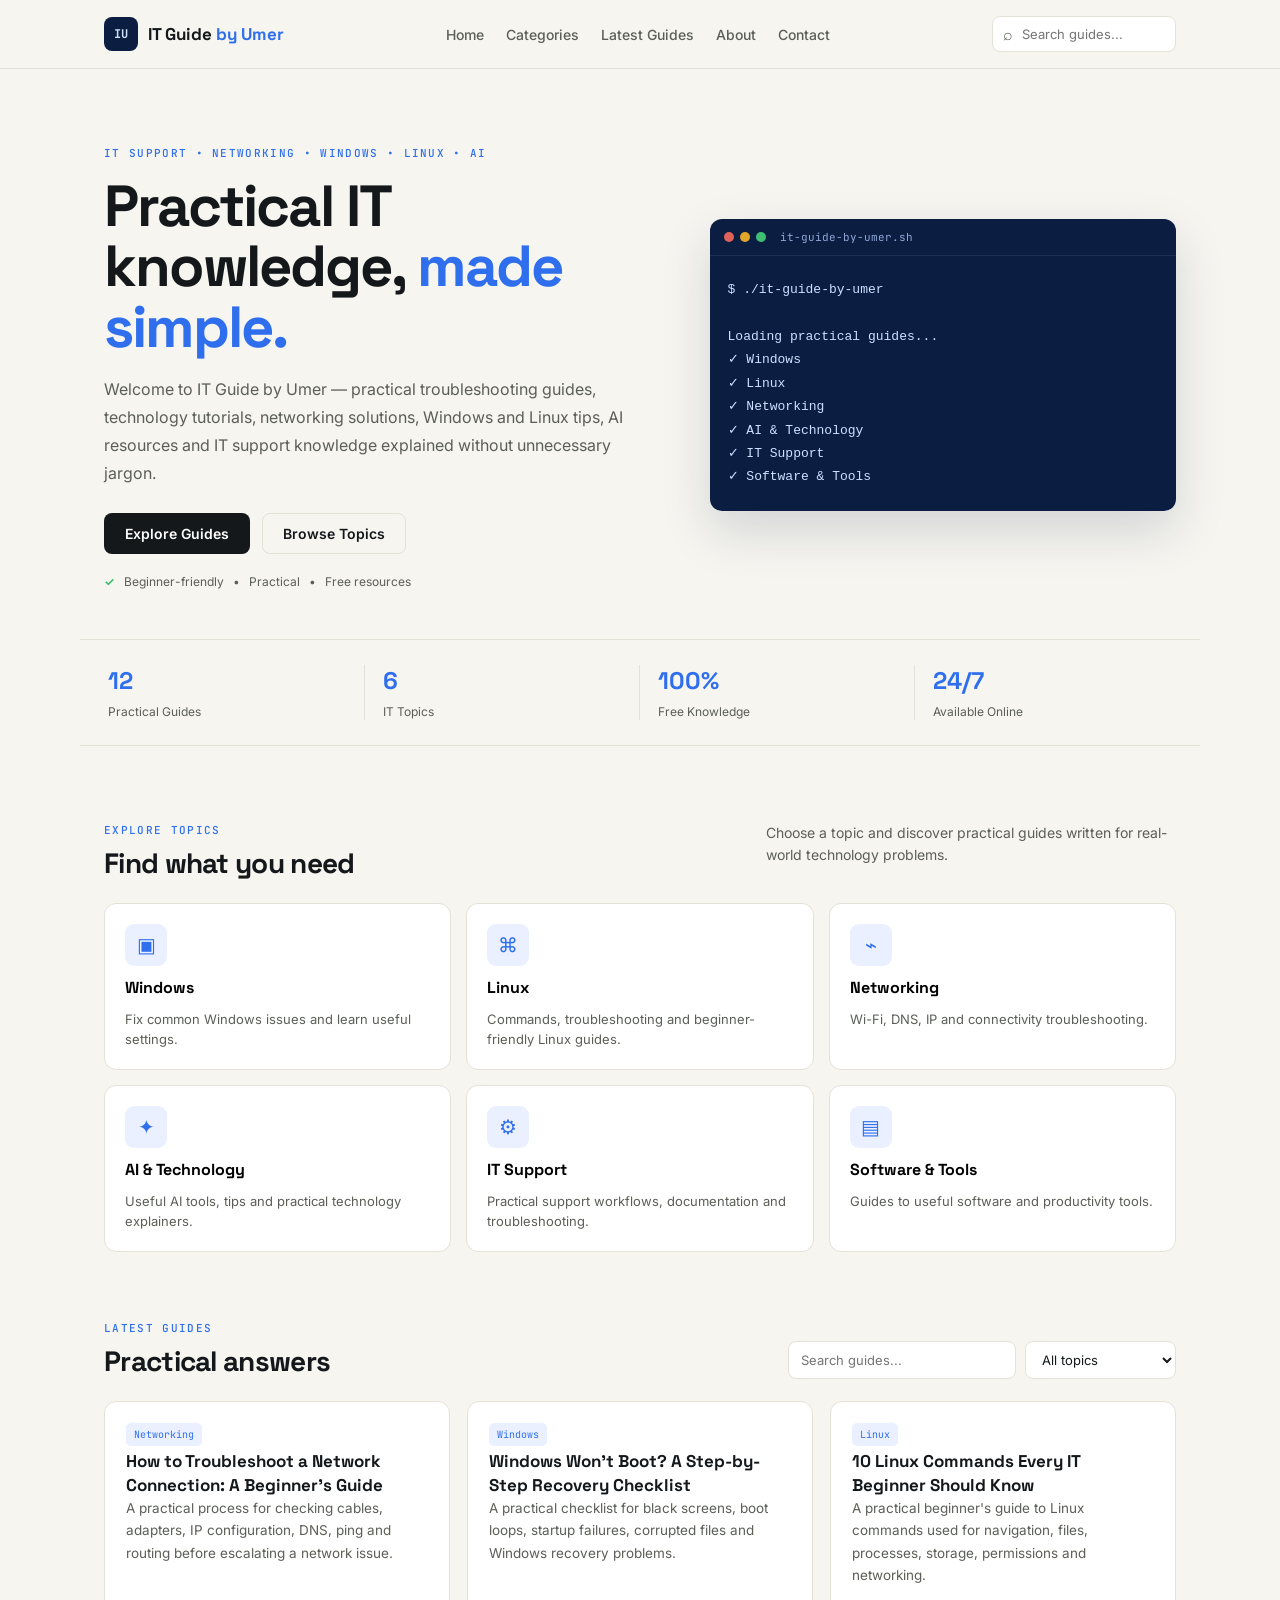
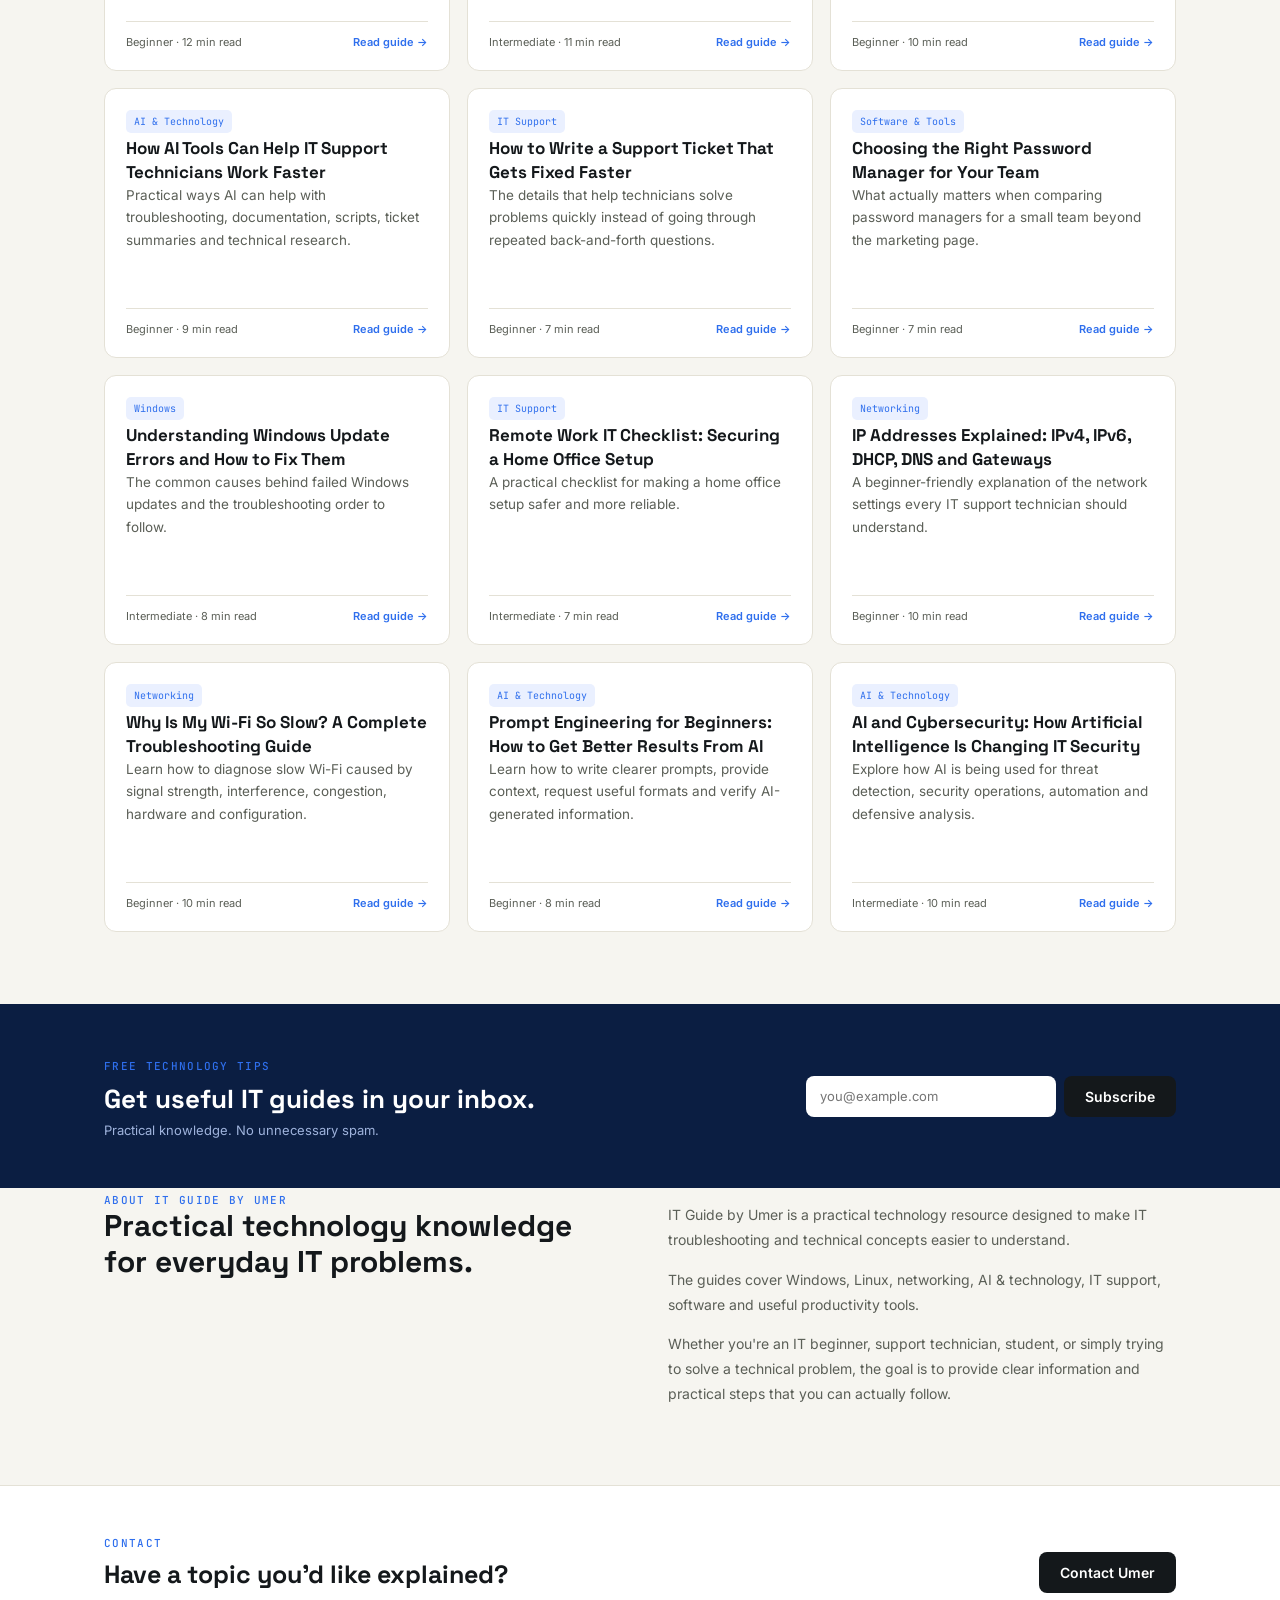
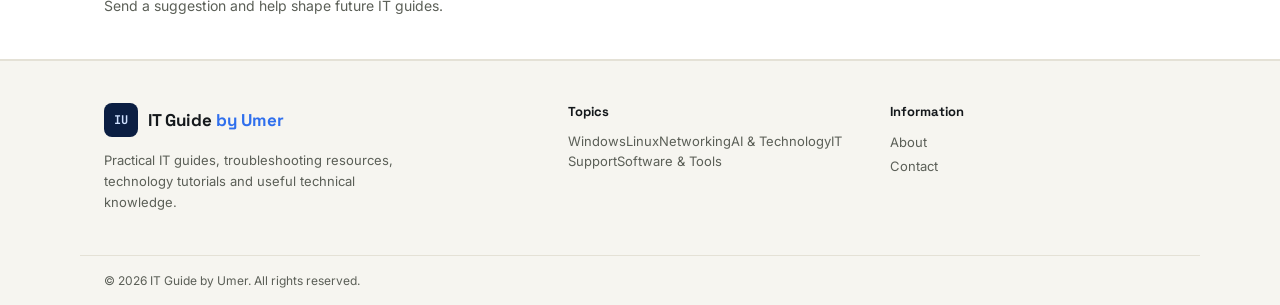
<file: index.html>
<!DOCTYPE html>
<html lang="en">
<head>
<meta charset="UTF-8">
<meta name="viewport" content="width=device-width, initial-scale=1.0">

<meta
  name="description"
  content="IT Guide by Umer — practical IT troubleshooting guides, Windows, Linux, networking, AI, software and technology tutorials."
>

<meta name="author" content="Umer">

<title>IT Guide by Umer | Practical IT & Technology Guides</title>

<link rel="preconnect" href="https://fonts.googleapis.com">
<link rel="preconnect" href="https://fonts.gstatic.com" crossorigin>

<link
  href="https://fonts.googleapis.com/css2?family=Space+Grotesk:wght@500;600;700&family=Inter:wght@400;500;600;700&family=JetBrains+Mono:wght@400;500&display=swap"
  rel="stylesheet"
>

<style>

/* =========================================================
   IT GUIDE BY UMER
   Original cream + blue visual identity
   ========================================================= */

:root {
  --paper: #F6F5F0;
  --panel: #FFFFFF;
  --ink: #14181B;
  --ink-soft: #5B5F57;
  --line: #E4E1D6;

  --accent: #2F6FED;
  --accent-bg: #EAF0FF;
  --accent-deep: #0B1E42;

  --ok: #3FBE72;

  --shadow: 0 8px 30px rgba(20, 24, 27, 0.06);
  --shadow-hover: 0 14px 40px rgba(20, 24, 27, 0.10);
}

/* RESET */

* {
  box-sizing: border-box;
}

html {
  scroll-behavior: smooth;
}

body {
  margin: 0;
  background: var(--paper);
  color: var(--ink);
  font-family: 'Inter', sans-serif;
  -webkit-font-smoothing: antialiased;
}

body.no-scroll {
  overflow: hidden;
}

h1,
h2,
h3,
h4 {
  font-family: 'Space Grotesk', sans-serif;
  font-weight: 700;
  margin: 0;
}

a {
  text-decoration: none;
  color: inherit;
}

button,
input,
select {
  font-family: inherit;
}

button {
  cursor: pointer;
}

.container {
  max-width: 1120px;
  margin: 0 auto;
  padding: 0 24px;
}

/* =========================================================
   TYPOGRAPHY
   ========================================================= */

.eyebrow {
  display: inline-block;
  font-family: 'JetBrains Mono', monospace;
  font-size: 11px;
  letter-spacing: 0.12em;
  color: var(--accent);
  font-weight: 500;
}

.btn {
  display: inline-flex;
  align-items: center;
  justify-content: center;
  border-radius: 8px;
  padding: 11px 20px;
  font-size: 14px;
  font-weight: 600;
  cursor: pointer;
  border: 1px solid transparent;
  transition: all .2s ease;
}

.btn.primary {
  background: var(--ink);
  color: #fff;
}

.btn.primary:hover {
  background: var(--accent-deep);
  transform: translateY(-1px);
}

.btn.secondary {
  background: transparent;
  color: var(--ink);
  border-color: var(--line);
}

.btn.secondary:hover {
  border-color: var(--accent);
  color: var(--accent);
  background: var(--accent-bg);
}

/* =========================================================
   HEADER
   ========================================================= */

.site-header {
  position: sticky;
  top: 0;
  z-index: 100;
  background: rgba(246, 245, 240, .94);
  backdrop-filter: blur(10px);
  border-bottom: 1px solid var(--line);
}

.nav-wrap {
  display: flex;
  align-items: center;
  justify-content: space-between;
  min-height: 68px;
  gap: 24px;
}

.logo {
  display: flex;
  align-items: center;
  gap: 10px;
  font-family: 'Space Grotesk', sans-serif;
  font-weight: 700;
  font-size: 17px;
  white-space: nowrap;
}

.logo-mark {
  width: 34px;
  height: 34px;
  border-radius: 8px;
  background: var(--accent-deep);
  color: #CFE0FF;

  display: flex;
  align-items: center;
  justify-content: center;

  font-family: 'JetBrains Mono', monospace;
  font-size: 12px;
}

.logo b {
  color: var(--accent);
}

.nav {
  display: flex;
  gap: 22px;
}

.nav a {
  position: relative;
  font-size: 14px;
  color: var(--ink-soft);
  font-weight: 500;
  transition: color .2s ease;
}

.nav a:hover,
.nav a.active {
  color: var(--accent);
}

.header-search {
  display: flex;
  align-items: center;
  gap: 7px;

  background: var(--panel);
  border: 1px solid var(--line);
  border-radius: 8px;
  padding: 7px 10px;
}

.header-search span {
  color: var(--ink-soft);
}

.header-search input {
  border: none;
  outline: none;
  background: transparent;
  font-size: 13px;
  width: 145px;
  color: var(--ink);
}

.menu-btn {
  display: none;
  background: none;
  border: none;
  font-size: 22px;
  color: var(--ink);
}

/* =========================================================
   HERO
   ========================================================= */

.hero {
  padding: 72px 0 50px;
}

.hero-grid {
  display: grid;
  grid-template-columns: 1.08fr .92fr;
  gap: 58px;
  align-items: center;
}

.hero h1 {
  font-size: clamp(38px, 5vw, 58px);
  line-height: 1.04;
  letter-spacing: -0.035em;
  margin: 15px 0 18px;
  max-width: 650px;
}

.hero h1 span {
  color: var(--accent);
}

.hero-text {
  font-size: 16px;
  color: var(--ink-soft);
  line-height: 1.75;
  margin: 0 0 26px;
  max-width: 570px;
}

.hero-actions {
  display: flex;
  gap: 12px;
  flex-wrap: wrap;
}

.hero-note {
  margin-top: 20px;
  display: flex;
  gap: 9px;
  align-items: center;
  flex-wrap: wrap;

  font-size: 12px;
  color: var(--ink-soft);
}

.hero-note span:first-child {
  color: var(--ok);
  font-weight: 700;
}

/* TERMINAL */

.terminal-card {
  background: var(--accent-deep);
  border-radius: 12px;
  overflow: hidden;

  font-family: 'JetBrains Mono', monospace;
  font-size: 13px;
  color: #CFE0FF;

  box-shadow: 0 20px 50px rgba(11, 30, 66, .15);
}

.terminal-top {
  display: flex;
  align-items: center;
  gap: 6px;

  padding: 11px 14px;

  border-bottom: 1px solid rgba(255,255,255,.08);
}

.terminal-top i {
  width: 10px;
  height: 10px;
  border-radius: 50%;
  display: inline-block;
}

.terminal-top i:nth-child(1) {
  background: #E0605A;
}

.terminal-top i:nth-child(2) {
  background: #E0A62A;
}

.terminal-top i:nth-child(3) {
  background: var(--ok);
}

.terminal-top span {
  margin-left: 8px;
  font-size: 11px;
  color: #8FA6D6;
}

.terminal-card pre {
  margin: 0;
  padding: 22px 18px;
  min-height: 190px;
  line-height: 1.8;
  white-space: pre-wrap;
}

/* =========================================================
   STATS
   ========================================================= */

.stats {
  padding: 0 0 62px;
}

.stats-grid {
  display: grid;
  grid-template-columns: repeat(4, 1fr);

  border-top: 1px solid var(--line);
  border-bottom: 1px solid var(--line);

  padding: 25px 10px;
}

.stats-grid div {
  padding: 0 18px;
  border-right: 1px solid var(--line);
}

.stats-grid div:last-child {
  border-right: none;
}

.stats-grid strong {
  display: block;
  font-family: 'Space Grotesk', sans-serif;
  font-size: 24px;
  color: var(--accent);
  margin-bottom: 4px;
}

.stats-grid span {
  font-size: 12px;
  color: var(--ink-soft);
}

/* =========================================================
   SECTIONS
   ========================================================= */

.section {
  padding: 0 0 64px;
}

.section-head {
  display: flex;
  justify-content: space-between;
  align-items: flex-end;

  flex-wrap: wrap;
  gap: 18px;

  margin-bottom: 22px;
}

.section-head h2 {
  font-size: 28px;
  letter-spacing: -.025em;
  margin-top: 7px;
}

.section-head p {
  color: var(--ink-soft);
  font-size: 14px;
  line-height: 1.6;
  max-width: 410px;
}

/* =========================================================
   CATEGORIES
   ========================================================= */

.category-grid {
  display: grid;
  grid-template-columns: repeat(3, 1fr);
  gap: 15px;
}

.category {
  text-align: left;

  background: var(--panel);
  border: 1px solid var(--line);
  border-radius: 12px;

  padding: 20px;

  cursor: pointer;

  display: flex;
  flex-direction: column;
  gap: 11px;

  transition:
    transform .2s ease,
    border-color .2s ease,
    background .2s ease,
    box-shadow .2s ease;
}

.category:hover {
  transform: translateY(-3px);
  border-color: #B9C9ED;
  box-shadow: var(--shadow);
}

.category.active {
  background: var(--accent-bg);
  border-color: var(--accent);
}

.category-icon {
  width: 42px;
  height: 42px;

  display: flex;
  align-items: center;
  justify-content: center;

  border-radius: 9px;

  background: var(--accent-bg);
  color: var(--accent);

  font-size: 20px;
}

.category h3 {
  font-size: 16px;
}

.category p {
  font-size: 13px;
  color: var(--ink-soft);
  line-height: 1.55;
  margin: 0;
}

/* =========================================================
   FILTERS
   ========================================================= */

.filter-wrap {
  display: flex;
  gap: 9px;
  flex-wrap: wrap;
}

.filter-wrap input,
.filter-wrap select {
  border: 1px solid var(--line);
  border-radius: 8px;

  padding: 9px 12px;

  font-size: 13px;

  background: var(--panel);
  color: var(--ink);

  outline: none;
}

.filter-wrap input:focus,
.filter-wrap select:focus {
  border-color: var(--accent);
}

/* =========================================================
   ARTICLE CARDS
   ========================================================= */

.article-grid {
  display: grid;
  grid-template-columns: repeat(3, 1fr);
  gap: 17px;
}

.article-card {
  text-align: left;

  background: var(--panel);
  border: 1px solid var(--line);
  border-radius: 12px;

  padding: 21px;

  cursor: pointer;

  display: flex;
  flex-direction: column;

  min-height: 270px;

  transition:
    transform .2s ease,
    box-shadow .2s ease,
    border-color .2s ease;
}

.article-card:hover {
  transform: translateY(-4px);
  border-color: #C5D1EA;
  box-shadow: var(--shadow-hover);
}

.article-card .tag {
  font-family: 'JetBrains Mono', monospace;
  font-size: 10px;

  color: var(--accent);
  background: var(--accent-bg);

  padding: 5px 8px;
  border-radius: 5px;

  width: fit-content;
}

.article-card h3 {
  font-size: 17px;
  line-height: 1.38;
  margin: 4px 0 0;
}

.article-card p {
  font-size: 13.5px;
  color: var(--ink-soft);
  line-height: 1.65;

  margin: 0;
  flex-grow: 1;
}

.article-meta {
  display: flex;
  align-items: center;
  justify-content: space-between;

  font-size: 11px;
  color: var(--ink-soft);

  border-top: 1px solid var(--line);
  padding-top: 13px;

  margin-top: 15px;
}

.read-link {
  color: var(--accent);
  font-weight: 600;
}

.no-results {
  color: var(--ink-soft);
  font-size: 14px;
  padding: 25px 0;
}

/* =========================================================
   NEWSLETTER
   ========================================================= */

.newsletter {
  background: var(--accent-deep);
  padding: 50px 0;
  margin-top: 8px;
}

.newsletter-box {
  display: flex;
  justify-content: space-between;
  align-items: center;

  flex-wrap: wrap;
  gap: 28px;
}

.newsletter-box h2 {
  color: #fff;
  font-size: 26px;
  margin: 8px 0 6px;
}

.newsletter-box p {
  color: #9FB3DC;
  font-size: 13px;
  margin: 0;
}

.newsletter-box form {
  display: flex;
  gap: 8px;
}

.newsletter-box input {
  border: none;
  border-radius: 8px;

  padding: 12px 14px;

  font-size: 13px;
  width: 250px;

  outline: none;
}

.newsletter-msg {
  max-width: 1120px;
  margin: 14px auto 0;
  padding: 0 24px;

  color: #9FE1CB;
  font-size: 12px;
}

/* =========================================================
   ABOUT
   ========================================================= */

.two-col {
  display: grid;
  grid-template-columns: 1fr 1fr;
  gap: 55px;
}

.two-col h2 {
  font-size: 30px;
  line-height: 1.2;
}

.two-col p {
  font-size: 14px;
  color: var(--ink-soft);
  line-height: 1.8;
}

/* =========================================================
   CONTACT
   ========================================================= */

.contact {
  background: var(--panel);
  border-top: 1px solid var(--line);
  border-bottom: 1px solid var(--line);

  padding: 45px 0;
}

.contact-card {
  display: flex;
  justify-content: space-between;
  align-items: center;

  flex-wrap: wrap;
  gap: 20px;
}

.contact-card h2 {
  font-size: 25px;
  margin: 7px 0;
}

.contact-card p {
  font-size: 14px;
  color: var(--ink-soft);
  margin: 0;
}

/* =========================================================
   ARTICLE VIEW
   ========================================================= */

.article-container {
  max-width: 820px;
  padding: 42px 24px 85px;
}

.back-btn {
  background: none;
  border: none;

  padding: 0;
  margin-bottom: 28px;

  color: var(--ink-soft);
  font-size: 13px;
}

.back-btn:hover {
  color: var(--accent);
}

#articleContent h1 {
  font-size: clamp(32px, 5vw, 46px);
  line-height: 1.12;
  letter-spacing: -.025em;
  margin: 14px 0 15px;
}

.article-intro {
  color: var(--ink-soft);
  font-size: 17px;
  line-height: 1.7;
  margin-bottom: 25px;
}

.detail-meta {
  display: flex;
  align-items: center;
  gap: 12px;

  padding: 15px 0 25px;

  border-bottom: 1px solid var(--line);

  color: var(--ink-soft);
  font-size: 12px;
}

.body-section {
  margin: 34px 0;
}

.body-section h2 {
  font-size: 21px;
  margin-bottom: 11px;
}

.body-section p {
  font-size: 15.5px;
  line-height: 1.85;
  color: #2C302B;
  margin: 0;
}

.body-section code {
  font-family: 'JetBrains Mono', monospace;
  background: #ECEAE3;
  padding: 2px 5px;
  border-radius: 4px;
  font-size: .9em;
}

.related-block {
  margin-top: 50px;
  padding-top: 28px;

  border-top: 1px solid var(--line);
}

.related-grid {
  margin-top: 15px;
  grid-template-columns: 1fr 1fr;
}

/* =========================================================
   FOOTER
   ========================================================= */

footer {
  border-top: 1px solid var(--line);
}

.footer-grid {
  display: grid;
  grid-template-columns: 1.5fr 1fr 1fr;

  gap: 35px;

  padding: 42px 24px 28px;
}

.footer-grid h4 {
  font-size: 13px;
  font-weight: 700;
  margin: 0 0 10px;
}

.footer-grid p {
  font-size: 13px;
  color: var(--ink-soft);
  max-width: 290px;
  line-height: 1.65;
}

.footer-grid > div {
  display: flex;
  flex-direction: column;
}

.footer-grid a:not(.logo) {
  font-size: 13px;
  color: var(--ink-soft);
  padding: 4px 0;
}

.footer-grid a:not(.logo):hover {
  color: var(--accent);
}

.copyright {
  padding: 17px 24px;

  border-top: 1px solid var(--line);

  font-size: 12px;
  color: var(--ink-soft);
}

/* =========================================================
   MOBILE
   ========================================================= */

@media (max-width: 900px) {

  .nav {
    gap: 15px;
  }

  .header-search {
    display: none;
  }

  .hero-grid {
    grid-template-columns: 1fr;
  }

  .hero {
    padding-top: 55px;
  }

  .article-grid {
    grid-template-columns: repeat(2, 1fr);
  }
}

@media (max-width: 760px) {

  .container {
    padding-left: 20px;
    padding-right: 20px;
  }

  .nav-wrap {
    min-height: 62px;
  }

  .menu-btn {
    display: block;
  }

  .nav {
    display: none;

    position: absolute;

    top: 100%;
    left: 0;
    right: 0;

    background: var(--panel);

    border-bottom: 1px solid var(--line);

    padding: 8px 20px;
  }

  .nav.open {
    display: flex;
    flex-direction: column;
  }

  .nav a {
    padding: 13px 0;
    border-bottom: 1px solid var(--line);
  }

  .nav a:last-child {
    border-bottom: none;
  }

  .hero {
    padding: 48px 0 40px;
  }

  .hero h1 {
    font-size: 40px;
  }

  .stats-grid {
    grid-template-columns: repeat(2, 1fr);
    padding: 20px 0;
  }

  .stats-grid div {
    margin: 8px 0;
  }

  .category-grid {
    grid-template-columns: 1fr;
  }

  .article-grid {
    grid-template-columns: 1fr;
  }

  .two-col {
    grid-template-columns: 1fr;
    gap: 20px;
  }

  .two-col h2 {
    font-size: 27px;
  }

  .newsletter-box form {
    width: 100%;
  }

  .newsletter-box input {
    flex: 1;
    width: auto;
  }

  .footer-grid {
    grid-template-columns: 1fr;
    gap: 25px;
  }

  .related-grid {
    grid-template-columns: 1fr;
  }

  .article-container {
    padding-top: 30px;
  }

}

@media (max-width: 480px) {

  .logo {
    font-size: 15px;
  }

  .logo-mark {
    width: 31px;
    height: 31px;
  }

  .hero h1 {
    font-size: 35px;
  }

  .hero-actions {
    flex-direction: column;
  }

  .hero-actions .btn {
    width: 100%;
  }

  .newsletter-box form {
    flex-direction: column;
  }

  .newsletter-box input,
  .newsletter-box button {
    width: 100%;
  }

}

</style>
</head>

<body>

<!-- =======================================================
     HEADER
======================================================= -->

<header class="site-header">

  <div class="container nav-wrap">

    <a class="logo" href="#home" id="logoLink">

      <span class="logo-mark">IU</span>

      <span>
        IT Guide <b>by Umer</b>
      </span>

    </a>

    <button
      class="menu-btn"
      id="menuBtn"
      aria-label="Open menu"
      aria-expanded="false">
      ☰
    </button>

    <nav class="nav" id="mainNav">

      <a href="#home" class="nav-link">Home</a>

      <a href="#categories" class="nav-link">
        Categories
      </a>

      <a href="#latest" class="nav-link">
        Latest Guides
      </a>

      <a href="#about" class="nav-link">
        About
      </a>

      <a href="#contact" class="nav-link">
        Contact
      </a>

    </nav>

    <div class="header-search">

      <span>⌕</span>

      <input
        type="search"
        id="headerSearch"
        placeholder="Search guides..."
        aria-label="Search guides">

    </div>

  </div>

</header>


<main id="homeView">

<!-- =======================================================
     HERO
======================================================= -->

<section class="hero" id="home">

  <div class="container hero-grid">

    <div>

      <span class="eyebrow">
        IT SUPPORT • NETWORKING • WINDOWS • LINUX • AI
      </span>

      <h1>
        Practical IT knowledge,
        <span>made simple.</span>
      </h1>

      <p class="hero-text">
        Welcome to IT Guide by Umer — practical troubleshooting guides,
        technology tutorials, networking solutions, Windows and Linux tips,
        AI resources and IT support knowledge explained without unnecessary jargon.
      </p>

      <div class="hero-actions">

        <a class="btn primary" href="#latest">
          Explore Guides
        </a>

        <a class="btn secondary" href="#categories">
          Browse Topics
        </a>

      </div>

      <div class="hero-note">
        <span>✓</span>
        Beginner-friendly
        <span>•</span>
        Practical
        <span>•</span>
        Free resources
      </div>

    </div>


    <div class="terminal-card">

      <div class="terminal-top">

        <i></i>
        <i></i>
        <i></i>

        <span>it-guide-by-umer.sh</span>

      </div>

      <pre id="terminalLines"></pre>

    </div>

  </div>

</section>


<!-- =======================================================
     STATS
======================================================= -->

<section class="stats">

  <div class="container stats-grid">

    <div>
      <strong id="articleCount">0</strong>
      <span>Practical Guides</span>
    </div>

    <div>
      <strong id="categoryCount">6</strong>
      <span>IT Topics</span>
    </div>

    <div>
      <strong>100%</strong>
      <span>Free Knowledge</span>
    </div>

    <div>
      <strong>24/7</strong>
      <span>Available Online</span>
    </div>

  </div>

</section>


<!-- =======================================================
     CATEGORIES
======================================================= -->

<section class="section" id="categories">

  <div class="container">

    <div class="section-head">

      <div>

        <span class="eyebrow">
          EXPLORE TOPICS
        </span>

        <h2>
          Find what you need
        </h2>

      </div>

      <p>
        Choose a topic and discover practical guides
        written for real-world technology problems.
      </p>

    </div>

    <div
      class="category-grid"
      id="categoryGrid">
    </div>

  </div>

</section>


<!-- =======================================================
     ARTICLES
======================================================= -->

<section class="section" id="latest">

  <div class="container">

    <div class="section-head">

      <div>

        <span class="eyebrow">
          LATEST GUIDES
        </span>

        <h2>
          Practical answers
        </h2>

      </div>

      <div class="filter-wrap">

        <input
          id="searchInput"
          type="search"
          placeholder="Search guides..."
          aria-label="Search guides">

        <select id="categoryFilter">

          <option value="All">
            All topics
          </option>

        </select>

      </div>

    </div>


    <div
      id="articleGrid"
      class="article-grid">
    </div>


    <p
      id="noResults"
      class="no-results"
      hidden>
      No guides match your search.
    </p>

  </div>

</section>


<!-- =======================================================
     NEWSLETTER
======================================================= -->

<section class="newsletter">

  <div class="container newsletter-box">

    <div>

      <span class="eyebrow">
        FREE TECHNOLOGY TIPS
      </span>

      <h2>
        Get useful IT guides in your inbox.
      </h2>

      <p>
        Practical knowledge. No unnecessary spam.
      </p>

    </div>

    <form id="newsletterForm">

      <input
        type="email"
        id="newsletterEmail"
        required
        placeholder="you@example.com"
        aria-label="Email address">

      <button
        class="btn primary"
        type="submit">
        Subscribe
      </button>

    </form>

  </div>

  <p
    id="newsletterMsg"
    class="newsletter-msg"
    hidden>
  </p>

</section>


<!-- =======================================================
     ABOUT
======================================================= -->

<section class="section about" id="about">

  <div class="container two-col">

    <div>

      <span class="eyebrow">
        ABOUT IT GUIDE BY UMER
      </span>

      <h2>
        Practical technology knowledge
        for everyday IT problems.
      </h2>

    </div>

    <div>

      <p>
        IT Guide by Umer is a practical technology resource
        designed to make IT troubleshooting and technical
        concepts easier to understand.
      </p>

      <p>
        The guides cover Windows, Linux, networking,
        AI & technology, IT support, software and useful
        productivity tools.
      </p>

      <p>
        Whether you're an IT beginner, support technician,
        student, or simply trying to solve a technical problem,
        the goal is to provide clear information and
        practical steps that you can actually follow.
      </p>

    </div>

  </div>

</section>


<!-- =======================================================
     CONTACT
======================================================= -->

<section class="section contact" id="contact">

  <div class="container contact-card">

    <div>

      <span class="eyebrow">
        CONTACT
      </span>

      <h2>
        Have a topic you'd like explained?
      </h2>

      <p>
        Send a suggestion and help shape future IT guides.
      </p>

    </div>

    <a
      class="btn primary"
      href="mailto:hello@itguidebyumer.com">

      Contact Umer

    </a>

  </div>

</section>

</main>


<!-- =======================================================
     ARTICLE VIEW
======================================================= -->

<main id="articleView" hidden>

  <div class="container article-container">

    <button
      class="back-btn"
      id="backBtn">
      ← Back to all guides
    </button>

    <div id="articleContent"></div>

    <div class="related-block">

      <span class="eyebrow">
        KEEP READING
      </span>

      <div
        id="relatedGrid"
        class="article-grid related-grid">
      </div>

    </div>

  </div>

</main>


<!-- =======================================================
     FOOTER
======================================================= -->

<footer>

  <div class="container footer-grid">

    <div>

      <a class="logo" href="#home">

        <span class="logo-mark">
          IU
        </span>

        <span>
          IT Guide <b>by Umer</b>
        </span>

      </a>

      <p>
        Practical IT guides, troubleshooting resources,
        technology tutorials and useful technical knowledge.
      </p>

    </div>


    <div>

      <h4>
        Topics
      </h4>

      <div id="footerCategories"></div>

    </div>


    <div>

      <h4>
        Information
      </h4>

      <a href="#about">
        About
      </a>

      <a href="#contact">
        Contact
      </a>

    </div>

  </div>


  <div class="container copyright">

    © <span id="year"></span>
    IT Guide by Umer.
    All rights reserved.

  </div>

</footer>


<script>

/* =========================================================
   CATEGORIES
========================================================= */

const CATEGORIES = [

  {
    name: "Windows",
    icon: "▣",
    blurb:
      "Fix common Windows issues and learn useful settings."
  },

  {
    name: "Linux",
    icon: "⌘",
    blurb:
      "Commands, troubleshooting and beginner-friendly Linux guides."
  },

  {
    name: "Networking",
    icon: "⌁",
    blurb:
      "Wi-Fi, DNS, IP and connectivity troubleshooting."
  },

  {
    name: "AI & Technology",
    icon: "✦",
    blurb:
      "Useful AI tools, tips and practical technology explainers."
  },

  {
    name: "IT Support",
    icon: "⚙",
    blurb:
      "Practical support workflows, documentation and troubleshooting."
  },

  {
    name: "Software & Tools",
    icon: "▤",
    blurb:
      "Guides to useful software and productivity tools."
  }

];


/* =========================================================
   ARTICLES
========================================================= */

const ARTICLES = [

  {
    id: "network-troubleshooting",

    category: "Networking",

    title:
      "How to Troubleshoot a Network Connection: A Beginner's Guide",

    excerpt:
      "A practical process for checking cables, adapters, IP configuration, DNS, ping and routing before escalating a network issue.",

    readTime: 12,

    level: "Beginner",

    body: [

      {
        h: "Introduction: Start With the Symptoms",

        p:
          "When a network connection stops working, the first step should not be randomly changing settings. Start by understanding exactly what is happening. Determine whether one computer is affected or whether multiple devices have the same problem. Check whether the connection is completely unavailable, slow, or disconnecting periodically. These details help narrow down the possible causes."
      },

      {
        h: "1. Check the Physical Connection",

        p:
          "For Ethernet connections, check that both ends of the cable are securely connected. Inspect the Ethernet port and look for link or activity lights. If possible, test another known-good cable. For Wi-Fi, confirm that Wi-Fi is enabled, airplane mode is disabled and the device is connected to the correct wireless network."
      },

      {
        h: "2. Determine Whether One Device or the Entire Network Is Affected",

        p:
          "Test another phone, laptop or computer on the same network. If every device is offline, investigate the router, modem, gateway or internet service. If only one computer is affected, focus troubleshooting on that computer. This simple comparison prevents unnecessary changes to a healthy network."
      },

      {
        h: "3. Check the Network Adapter",

        p:
          "On Windows, open Device Manager and check Network adapters for warning symbols or disabled devices. On Linux, use ip link show to inspect network interfaces. A missing adapter may indicate a driver, hardware, BIOS or physical connection problem."
      },

      {
        h: "4. Check Your IP Configuration",

        p:
          "On Windows, run ipconfig or ipconfig /all. On Linux, use ip addr. Look for an IPv4 address, subnet mask, default gateway and DNS information. A Windows address beginning with 169.254 usually indicates that the device did not receive an address from DHCP."
      },

      {
        h: "5. Test the Default Gateway",

        p:
          "The default gateway is normally the router or network device connecting your local network to other networks. Find the gateway address using ipconfig or ip route and test it with ping. If the gateway cannot be reached, focus on the local connection."
      },

      {
        h: "6. Troubleshoot DNS",

        p:
          "DNS translates domain names into IP addresses. If an IP address is reachable but a domain name cannot be resolved, DNS becomes a strong suspect. On Windows, nslookup can help determine whether DNS resolution is working."
      },

      {
        h: "7. Use Ping Correctly",

        p:
          "A useful sequence is to ping your local gateway, then an external IP address and finally a domain name. This helps identify where connectivity is failing. Remember that some systems block ICMP, so a failed ping does not automatically mean the destination is offline."
      },

      {
        h: "8. Investigate Routing",

        p:
          "Windows provides tracert for examining the path between your computer and another destination. Linux provides traceroute or tracepath depending on the distribution. These tools can help identify where latency or packet loss begins, although individual timeouts do not automatically prove that a router is broken."
      },

      {
        h: "9. Troubleshoot Wi-Fi Separately",

        p:
          "If the problem only occurs over Wi-Fi, compare performance close to the access point and farther away. Signal strength, walls, interference, channel congestion and client hardware can all affect wireless performance."
      },

      {
        h: "10. Compare Wired and Wireless Connections",

        p:
          "Testing Ethernet against Wi-Fi is an excellent isolation technique. If Ethernet works normally while Wi-Fi remains slow, the internet service may be healthy and the investigation should focus on wireless conditions."
      },

      {
        h: "11. Check Background Network Usage",

        p:
          "Cloud synchronization, operating system updates, backups and large downloads can consume bandwidth. Check Task Manager on Windows or appropriate system monitoring tools on Linux before concluding that the connection itself is failing."
      },

      {
        h: "12. Avoid Changing Multiple Things at Once",

        p:
          "One of the biggest troubleshooting mistakes is changing DNS, reinstalling drivers, resetting TCP/IP and restarting network equipment simultaneously. Make one controlled change at a time so you know what actually solved the problem."
      },

      {
        h: "13. When Should You Escalate?",

        p:
          "Escalate when multiple users are affected, an ISP connection appears unstable, managed network configuration must be changed, or hardware appears faulty. Document the symptoms, affected devices, start time and troubleshooting already completed."
      },

      {
        h: "Conclusion",

        p:
          "Good network troubleshooting follows a logical path. Start with physical connections, determine the scope, verify the adapter and IP configuration, test the gateway, investigate DNS and then examine external routing. The goal is not simply to restore connectivity but to understand why the failure occurred."
      }

    ]

  },


  {
    id: "windows-boot-recovery",

    category: "Windows",

    title:
      "Windows Won't Boot? A Step-by-Step Recovery Checklist",

    excerpt:
      "A practical checklist for black screens, boot loops, startup failures, corrupted files and Windows recovery problems.",

    readTime: 11,

    level: "Intermediate",

    body: [

      {
        h: "Introduction: Don't Reinstall Windows Yet",

        p:
          "A Windows computer that refuses to boot can look serious, but many startup problems can be repaired without wiping the machine. First determine whether the computer reaches the manufacturer logo, Windows logo, login screen or recovery environment."
      },

      {
        h: "1. Identify Exactly What Happens During Startup",

        p:
          "Observe the startup sequence. Does the machine power on? Does the manufacturer logo appear? Does Windows begin loading before displaying an error? Does the computer restart continuously? These symptoms point toward different categories of problems."
      },

      {
        h: "2. Disconnect Unnecessary External Devices",

        p:
          "USB drives, external hard drives, docking stations and other peripherals can occasionally interfere with startup. Disconnect unnecessary devices and test again."
      },

      {
        h: "3. Enter Windows Recovery Environment",

        p:
          "Windows Recovery Environment provides tools such as Startup Repair, System Restore, Uninstall Updates, Command Prompt and Startup Settings. Use the least destructive option that matches the problem."
      },

      {
        h: "4. Try Startup Repair",

        p:
          "Startup Repair is designed to identify and repair common startup problems. Allow it to complete before restarting the computer."
      },

      {
        h: "5. Investigate Recent Updates",

        p:
          "If the computer stopped booting immediately after a Windows update or driver installation, that timing is important. Recovery options may allow you to uninstall the recent update or use System Restore."
      },

      {
        h: "6. Check System Files",

        p:
          "Corrupted Windows system files can cause startup failures. Recovery environments provide tools such as System File Checker and DISM. Verify the correct Windows partition before running offline repair commands."
      },

      {
        h: "7. Check the Storage Device",

        p:
          "A failing SSD or hard drive can cause boot failures, freezes, blue screens and corrupted files. Check whether the drive is detected in BIOS or UEFI and use vendor diagnostics when available."
      },

      {
        h: "8. Try Safe Mode",

        p:
          "Safe Mode loads Windows with a limited set of drivers and services. If the machine works in Safe Mode but fails normally, recently installed drivers, applications or services become stronger suspects."
      },

      {
        h: "9. Avoid Immediate Reinstallation",

        p:
          "Reinstalling Windows can remove applications, settings and potentially data. Protect important information and investigate less destructive options first."
      },

      {
        h: "10. When Hardware Failure Becomes More Likely",

        p:
          "If the storage device is not detected, diagnostics report errors or the machine continues to crash after operating-system repair, hardware failure becomes more likely."
      },

      {
        h: "Conclusion",

        p:
          "Windows startup problems should be approached methodically. Identify where startup stops, enter recovery mode, investigate recent changes, check system files and storage health, and only consider reinstallation after important data has been protected."
      }

    ]

  },


  {
    id: "linux-commands-beginners",

    category: "Linux",

    title:
      "10 Linux Commands Every IT Beginner Should Know",

    excerpt:
      "A practical beginner's guide to Linux commands used for navigation, files, processes, storage, permissions and networking.",

    readTime: 10,

    level: "Beginner",

    body: [

      {
        h: "Introduction",

        p:
          "Linux can appear intimidating when you first encounter a terminal. The good news is that a relatively small collection of commands covers many everyday IT support and administration tasks."
      },

      {
        h: "1. pwd",

        p:
          "pwd means print working directory. It tells you exactly where you are in the Linux file system. Confirming your location before modifying files is a useful safety habit."
      },

      {
        h: "2. ls",

        p:
          "The ls command lists files and directories. Using ls -la provides detailed information including hidden files, ownership, permissions and timestamps."
      },

      {
        h: "3. cd",

        p:
          "The cd command changes directories. cd .. moves one level upward while cd ~ returns to the home directory."
      },

      {
        h: "4. cat and less",

        p:
          "cat displays short files while less is more practical for long logs and configuration files."
      },

      {
        h: "5. grep",

        p:
          "grep searches text for patterns. It is especially useful when investigating large log files."
      },

      {
        h: "6. ps and top",

        p:
          "ps aux provides a snapshot of running processes while top provides continuously updated information about CPU and memory usage."
      },

      {
        h: "7. df",

        p:
          "df -h shows available and used disk space. A full file system can cause applications and services to fail."
      },

      {
        h: "8. free",

        p:
          "free -h shows memory and swap information. High memory usage should be interpreted together with overall system behavior."
      },

      {
        h: "9. chmod and chown",

        p:
          "chmod changes permissions while chown changes file ownership. These commands should be used carefully because incorrect permissions can break applications or create security risks."
      },

      {
        h: "10. ip and ping",

        p:
          "ip addr shows network interfaces and addresses while ping tests basic reachability. Together they provide a useful starting point for Linux network troubleshooting."
      },

      {
        h: "Conclusion",

        p:
          "These commands form a strong foundation for Linux troubleshooting. As your experience grows, combine them with pipes, redirects and scripts to automate repetitive tasks."
      }

    ]

  },


  {
    id: "ai-tools-it-support",

    category: "AI & Technology",

    title:
      "How AI Tools Can Help IT Support Technicians Work Faster",

    excerpt:
      "Practical ways AI can help with troubleshooting, documentation, scripts, ticket summaries and technical research.",

    readTime: 9,

    level: "Beginner",

    body: [

      {
        h: "Introduction",

        p:
          "Artificial intelligence is becoming a useful assistant for IT professionals. It does not replace technical judgment, but it can reduce the time spent on repetitive tasks."
      },

      {
        h: "1. Summarizing Support Tickets",

        p:
          "AI can turn long troubleshooting notes into concise summaries containing the symptoms, troubleshooting performed, results and next action."
      },

      {
        h: "2. Creating Technical Documentation",

        p:
          "Technicians can use AI to organize rough notes into standard operating procedures, knowledge-base articles and troubleshooting checklists."
      },

      {
        h: "3. Explaining Error Messages",

        p:
          "AI can provide context around unfamiliar error messages and suggest areas to investigate. Always verify suggestions against official documentation and system evidence."
      },

      {
        h: "4. Writing Scripts",

        p:
          "AI can help draft PowerShell, Bash or Python scripts for repetitive administrative tasks. Test scripts in a safe environment before deploying them."
      },

      {
        h: "5. Creating Troubleshooting Checklists",

        p:
          "AI can transform a technical problem into a logical sequence of diagnostic steps, helping technicians avoid skipping basic checks."
      },

      {
        h: "6. Research Assistance",

        p:
          "AI can help identify useful keywords, concepts and documentation to investigate. It should be treated as a starting point rather than an authoritative source."
      },

      {
        h: "7. Important Security Considerations",

        p:
          "Never paste passwords, API keys, customer personal information, private credentials or confidential company data into an AI service unless your organization explicitly permits it."
      },

      {
        h: "Conclusion",

        p:
          "AI is most valuable when it handles repetitive work while the technician remains responsible for verification, security and final decisions."
      }

    ]

  },


  {
    id: "writing-support-tickets",

    category: "IT Support",

    title:
      "How to Write a Support Ticket That Gets Fixed Faster",

    excerpt:
      "The details that help technicians solve problems quickly instead of going through repeated back-and-forth questions.",

    readTime: 7,

    level: "Beginner",

    body: [

      {
        h: "Describe the Problem Clearly",

        p:
          "Describe what actually happened instead of starting with a theory. For example, 'The printer does not print' gives the technician a clear symptom to investigate."
      },

      {
        h: "Include the Exact Error",

        p:
          "Provide the exact error message or a screenshot whenever possible. Small wording differences can identify completely different causes."
      },

      {
        h: "Explain What You Already Tried",

        p:
          "Mention restarts, cable checks, application resets or other troubleshooting already completed. This prevents support from repeating the same steps."
      },

      {
        h: "Include Timing",

        p:
          "Record when the problem started and whether it happens constantly or intermittently."
      },

      {
        h: "Explain the Business Impact",

        p:
          "State how the issue affects your work. This helps support teams prioritize incidents appropriately."
      },

      {
        h: "Conclusion",

        p:
          "A good ticket gives the next technician enough information to understand the problem before contacting you. Clear tickets lead to faster troubleshooting and better documentation."
      }

    ]

  },


  {
    id: "password-manager",

    category: "Software & Tools",

    title:
      "Choosing the Right Password Manager for Your Team",

    excerpt:
      "What actually matters when comparing password managers for a small team beyond the marketing page.",

    readTime: 7,

    level: "Beginner",

    body: [

      {
        h: "Why Password Managers Matter",

        p:
          "Password managers make it easier to use strong unique passwords without requiring users to memorize every credential."
      },

      {
        h: "Shared Vaults",

        p:
          "Teams should be able to share access securely rather than sending passwords through email or chat."
      },

      {
        h: "Administrative Controls",

        p:
          "Look for the ability to add and remove users, manage permissions and revoke access when employees leave."
      },

      {
        h: "Encryption",

        p:
          "Understand how the provider protects stored credentials and where encryption occurs."
      },

      {
        h: "Multi-Factor Authentication",

        p:
          "MFA provides an additional security layer if a password is compromised."
      },

      {
        h: "Conclusion",

        p:
          "Choose a password manager based on security architecture, administration, recovery options, usability and the workflows your team actually needs."
      }

    ]

  },


  {
    id: "windows-update-errors",

    category: "Windows",

    title:
      "Understanding Windows Update Errors and How to Fix Them",

    excerpt:
      "The common causes behind failed Windows updates and the troubleshooting order to follow.",

    readTime: 8,

    level: "Intermediate",

    body: [

      {
        h: "Check Available Disk Space",

        p:
          "Large Windows updates may require several gigabytes of free space. A nearly full system drive can prevent updates from staging correctly."
      },

      {
        h: "Restart the Computer",

        p:
          "Some updates remain pending until Windows restarts. A proper restart should be one of the first simple checks."
      },

      {
        h: "Check Windows Update Services",

        p:
          "Update services need to be running correctly. If they become stuck, the update process may repeatedly fail."
      },

      {
        h: "Clear the Update Cache",

        p:
          "A corrupted update download can cause repeated failures. Resetting the appropriate Windows Update cache can force Windows to download fresh files."
      },

      {
        h: "Repair System Files",

        p:
          "System File Checker and DISM can help repair Windows components required by the update process."
      },

      {
        h: "Conclusion",

        p:
          "Work from simple causes toward more advanced repairs. Avoid randomly changing multiple Windows components at once."
      }

    ]

  },


  {
    id: "remote-work-security",

    category: "IT Support",

    title:
      "Remote Work IT Checklist: Securing a Home Office Setup",

    excerpt:
      "A practical checklist for making a home office setup safer and more reliable.",

    readTime: 7,

    level: "Intermediate",

    body: [

      {
        h: "Secure the Router",

        p:
          "Change default administrator credentials, use modern wireless encryption and keep router firmware reasonably current."
      },

      {
        h: "Keep Devices Updated",

        p:
          "Operating system and application updates often include security fixes. Delaying important updates can leave known vulnerabilities exposed."
      },

      {
        h: "Use MFA",

        p:
          "Multi-factor authentication protects accounts even when passwords are compromised."
      },

      {
        h: "Use a VPN When Required",

        p:
          "Organizations may require VPN access for internal applications and protected resources. Follow company security policies."
      },

      {
        h: "Protect Physical Devices",

        p:
          "Use device encryption, screen locking and secure storage when working remotely."
      },

      {
        h: "Conclusion",

        p:
          "Remote security is not about making a home office impossible to use. It is about applying practical protections that reduce common risks."
      }

    ]

  },


  {
    id: "ip-address-guide",

    category: "Networking",

    title:
      "IP Addresses Explained: IPv4, IPv6, DHCP, DNS and Gateways",

    excerpt:
      "A beginner-friendly explanation of the network settings every IT support technician should understand.",

    readTime: 10,

    level: "Beginner",

    body: [

      {
        h: "What Is an IP Address?",

        p:
          "An IP address identifies a device on a network and allows network traffic to be delivered to the appropriate destination."
      },

      {
        h: "IPv4",

        p:
          "IPv4 uses 32-bit addresses commonly written in four decimal sections such as 192.168.1.10."
      },

      {
        h: "Private Addresses",

        p:
          "Private IPv4 ranges are commonly used inside homes and businesses. Routers normally translate private addresses to public addresses when devices access the internet."
      },

      {
        h: "DHCP",

        p:
          "DHCP automatically provides devices with network configuration such as an IP address, subnet mask, gateway and DNS server."
      },

      {
        h: "DNS",

        p:
          "DNS translates human-readable domain names into IP addresses."
      },

      {
        h: "Default Gateway",

        p:
          "The default gateway is normally the router responsible for forwarding traffic outside the local network."
      },

      {
        h: "IPv6",

        p:
          "IPv6 provides a much larger address space than IPv4 and is increasingly deployed alongside or instead of IPv4."
      },

      {
        h: "Conclusion",

        p:
          "Understanding IP addresses, DHCP, DNS and gateways provides one of the most important foundations for IT support and networking troubleshooting."
      }

    ]

  },

  {
    id: "wifi-slow",

    category: "Networking",

    title:
      "Why Is My Wi-Fi So Slow? A Complete Troubleshooting Guide",

    excerpt:
      "Learn how to diagnose slow Wi-Fi caused by signal strength, interference, congestion, hardware and configuration.",

    readTime: 10,

    level: "Beginner",

    body: [

      {
        h: "Check Signal Strength",

        p:
          "Weak wireless signals can cause reduced speeds and unstable connections. Test close to the access point and compare the results."
      },

      {
        h: "Look for Interference",

        p:
          "Nearby wireless networks, physical obstacles and some electronic devices can affect wireless performance."
      },

      {
        h: "Check Multiple Devices",

        p:
          "If only one device is slow, focus on that device. If every device is slow, investigate the access point or internet connection."
      },

      {
        h: "Compare Ethernet",

        p:
          "An Ethernet test is an excellent way to determine whether the problem is Wi-Fi-specific."
      },

      {
        h: "Check Background Downloads",

        p:
          "Operating system updates, cloud synchronization and large downloads can consume bandwidth."
      },

      {
        h: "Conclusion",

        p:
          "Good Wi-Fi troubleshooting combines signal testing, device comparison, wired testing and careful observation rather than relying on a single speed test."
      }

    ]

  },

  {
    id: "prompt-engineering",

    category: "AI & Technology",

    title:
      "Prompt Engineering for Beginners: How to Get Better Results From AI",

    excerpt:
      "Learn how to write clearer prompts, provide context, request useful formats and verify AI-generated information.",

    readTime: 8,

    level: "Beginner",

    body: [

      {
        h: "Give the AI Context",

        p:
          "A vague prompt usually produces a generic response. Explain the task, audience, goal and important constraints."
      },

      {
        h: "Describe the Desired Output",

        p:
          "Tell the AI whether you want a checklist, table, email, technical explanation, script or step-by-step guide."
      },

      {
        h: "Provide Examples",

        p:
          "Examples show the system the style, structure and level of detail you want."
      },

      {
        h: "Ask for Step-by-Step Reasoning Without Sensitive Information",

        p:
          "For technical tasks, asking for assumptions, checks and verification steps can make the result more useful."
      },

      {
        h: "Verify Important Information",

        p:
          "AI can produce incorrect information. Verify important technical, financial, security or business information using reliable sources."
      },

      {
        h: "Conclusion",

        p:
          "Better prompts are usually clearer prompts. Explain the objective, provide relevant context and specify the format you want."
      }

    ]

  },

  {
    id: "ai-cybersecurity",

    category: "AI & Technology",

    title:
      "AI and Cybersecurity: How Artificial Intelligence Is Changing IT Security",

    excerpt:
      "Explore how AI is being used for threat detection, security operations, automation and defensive analysis.",

    readTime: 10,

    level: "Intermediate",

    body: [

      {
        h: "AI in Security Operations",

        p:
          "Security teams can use machine learning and AI-assisted tools to analyze large volumes of logs and identify unusual patterns."
      },

      {
        h: "Threat Detection",

        p:
          "AI systems can help identify behavior that differs from established baselines and prioritize alerts for analysts."
      },

      {
        h: "Security Automation",

        p:
          "Repetitive security tasks such as alert classification, log summarization and initial investigation can be partially automated."
      },

      {
        h: "Human Oversight Still Matters",

        p:
          "AI systems can generate false positives or misunderstand context. Security professionals must review important decisions."
      },

      {
        h: "Protecting Sensitive Data",

        p:
          "Organizations need clear policies for what information can be processed by AI systems."
      },

      {
        h: "Conclusion",

        p:
          "AI can improve security operations, but it works best as an assistant to trained security professionals rather than an autonomous replacement."
      }

    ]

  }

];


/* =========================================================
   DOM ELEMENTS
========================================================= */

const categoryGrid =
  document.getElementById("categoryGrid");

const articleGrid =
  document.getElementById("articleGrid");

const categoryFilter =
  document.getElementById("categoryFilter");

const searchInput =
  document.getElementById("searchInput");

const headerSearch =
  document.getElementById("headerSearch");

const noResults =
  document.getElementById("noResults");

const homeView =
  document.getElementById("homeView");

const articleView =
  document.getElementById("articleView");

const articleContent =
  document.getElementById("articleContent");

const relatedGrid =
  document.getElementById("relatedGrid");

const backBtn =
  document.getElementById("backBtn");

const menuBtn =
  document.getElementById("menuBtn");

const mainNav =
  document.getElementById("mainNav");


/* =========================================================
   CATEGORY RENDER
========================================================= */

function renderCategories() {

  categoryGrid.innerHTML = "";

  CATEGORIES.forEach(category => {

    const card =
      document.createElement("button");

    card.className = "category";

    card.innerHTML = `
      <span class="category-icon">
        ${category.icon}
      </span>

      <h3>
        ${category.name}
      </h3>

      <p>
        ${category.blurb}
      </p>
    `;

    card.addEventListener("click", () => {

      categoryFilter.value =
        category.name;

      renderArticles();

      document
        .getElementById("latest")
        .scrollIntoView({
          behavior: "smooth"
        });

    });

    categoryGrid.appendChild(card);

  });

}


/* =========================================================
   FILTER OPTIONS
========================================================= */

function renderFilterOptions() {

  CATEGORIES.forEach(category => {

    const option =
      document.createElement("option");

    option.value =
      category.name;

    option.textContent =
      category.name;

    categoryFilter.appendChild(option);

  });

}


/* =========================================================
   ARTICLE CARDS
========================================================= */

function createArticleCard(article) {

  const card =
    document.createElement("article");

  card.className = "article-card";

  card.innerHTML = `

    <span class="tag">
      ${article.category}
    </span>

    <h3>
      ${article.title}
    </h3>

    <p>
      ${article.excerpt}
    </p>

    <div class="article-meta">

      <span>
        ${article.level}
        ·
        ${article.readTime} min read
      </span>

      <span class="read-link">
        Read guide →
      </span>

    </div>

  `;

  card.addEventListener("click", () => {

    openArticle(article.id);

  });

  return card;

}


/* =========================================================
   ARTICLE RENDER
========================================================= */

function renderArticles() {

  const query =
    searchInput.value
      .trim()
      .toLowerCase();

  const category =
    categoryFilter.value;

  const filtered =
    ARTICLES.filter(article => {

      const matchesCategory =
        category === "All" ||
        article.category === category;

      const text =
        (
          article.title +
          " " +
          article.excerpt +
          " " +
          article.category
        ).toLowerCase();

      const matchesSearch =
        !query ||
        text.includes(query);

      return matchesCategory &&
             matchesSearch;

    });


  articleGrid.innerHTML = "";

  filtered.forEach(article => {

    articleGrid.appendChild(
      createArticleCard(article)
    );

  });


  noResults.hidden =
    filtered.length !== 0;

}


/* =========================================================
   OPEN ARTICLE
========================================================= */

function openArticle(id) {

  const article =
    ARTICLES.find(item => item.id === id);

  if (!article) return;


  homeView.hidden = true;

  articleView.hidden = false;

  window.scrollTo({
    top: 0,
    behavior: "smooth"
  });


  articleContent.innerHTML = `

    <span class="eyebrow">
      ${article.category.toUpperCase()}
    </span>

    <h1>
      ${article.title}
    </h1>

    <p class="article-intro">
      ${article.excerpt}
    </p>

    <div class="detail-meta">

      <span>
        ${article.level}
      </span>

      <span>•</span>

      <span>
        ${article.readTime} minute read
      </span>

      <span>•</span>

      <span>
        IT Guide by Umer
      </span>

    </div>

    <div class="article-body">

      ${article.body.map(section => `

        <section class="body-section">

          <h2>
            ${section.h}
          </h2>

          <p>
            ${formatText(section.p)}
          </p>

        </section>

      `).join("")}

    </div>

  `;


  renderRelated(article);

}


/* =========================================================
   SIMPLE CODE FORMATTING
========================================================= */

function formatText(text) {

  return text.replace(
    /`([^`]+)`/g,
    "<code>$1</code>"
  );

}


/* =========================================================
   RELATED ARTICLES
========================================================= */

function renderRelated(article) {

  relatedGrid.innerHTML = "";

  const related =
    ARTICLES
      .filter(item =>
        item.category === article.category &&
        item.id !== article.id
      )
      .slice(0, 2);


  related.forEach(item => {

    relatedGrid.appendChild(
      createArticleCard(item)
    );

  });

}


/* =========================================================
   BACK
========================================================= */

backBtn.addEventListener(
  "click",
  () => {

    articleView.hidden = true;

    homeView.hidden = false;

    window.location.hash =
      "latest";

    document
      .getElementById("latest")
      .scrollIntoView({
        behavior: "smooth"
      });

  }
);


/* =========================================================
   SEARCH
========================================================= */

searchInput.addEventListener(
  "input",
  renderArticles
);

categoryFilter.addEventListener(
  "change",
  renderArticles
);


headerSearch.addEventListener(
  "input",
  () => {

    searchInput.value =
      headerSearch.value;

    renderArticles();

    if (headerSearch.value.trim()) {

      document
        .getElementById("latest")
        .scrollIntoView({
          behavior: "smooth"
        });

    }

  }
);


/* =========================================================
   MOBILE MENU
========================================================= */

menuBtn.addEventListener(
  "click",
  () => {

    const isOpen =
      mainNav.classList.toggle("open");

    menuBtn.setAttribute(
      "aria-expanded",
      isOpen
    );

  }
);


document
  .querySelectorAll(".nav a")
  .forEach(link => {

    link.addEventListener(
      "click",
      () => {

        mainNav.classList.remove("open");

        menuBtn.setAttribute(
          "aria-expanded",
          "false"
        );

      }
    );

  });


/* =========================================================
   FOOTER CATEGORIES
========================================================= */

function renderFooterCategories() {

  const footer =
    document.getElementById(
      "footerCategories"
    );

  footer.innerHTML = "";

  CATEGORIES.forEach(category => {

    const link =
      document.createElement("a");

    link.href =
      "#latest";

    link.textContent =
      category.name;

    link.addEventListener(
      "click",
      () => {

        categoryFilter.value =
          category.name;

        renderArticles();

      }
    );

    footer.appendChild(link);

  });

}


/* =========================================================
   TERMINAL
========================================================= */

const terminalText = [
  "$ ./it-guide-by-umer",
  "",
  "Loading practical guides...",
  "✓ Windows",
  "✓ Linux",
  "✓ Networking",
  "✓ AI & Technology",
  "✓ IT Support",
  "✓ Software & Tools",
  "",
  "Ready.",
  "Knowledge should be simple."
];


let terminalIndex = 0;

function typeTerminal() {

  const terminal =
    document.getElementById(
      "terminalLines"
    );

  terminal.textContent =
    terminalText
      .slice(0, terminalIndex)
      .join("\n");

  terminalIndex++;

  if (
    terminalIndex <=
    terminalText.length
  ) {

    setTimeout(
      typeTerminal,
      180
    );

  }

}


/* =========================================================
   NEWSLETTER
========================================================= */

document
  .getElementById("newsletterForm")
  .addEventListener(
    "submit",
    event => {

      event.preventDefault();

      const email =
        document.getElementById(
          "newsletterEmail"
        ).value;

      const message =
        document.getElementById(
          "newsletterMsg"
        );

      message.textContent =
        `Thanks! ${email} has been added to the IT Guide by Umer list.`;

      message.hidden = false;

      event.target.reset();

    }
  );


/* =========================================================
   STATS
========================================================= */

document.getElementById(
  "articleCount"
).textContent =
  ARTICLES.length;

document.getElementById(
  "categoryCount"
).textContent =
  CATEGORIES.length;


/* =========================================================
   YEAR
========================================================= */

document.getElementById(
  "year"
).textContent =
  new Date().getFullYear();


/* =========================================================
   INITIALIZE
========================================================= */

renderCategories();

renderFilterOptions();

renderArticles();

renderFooterCategories();

typeTerminal();

</script>

</body>
</html>
</file>
